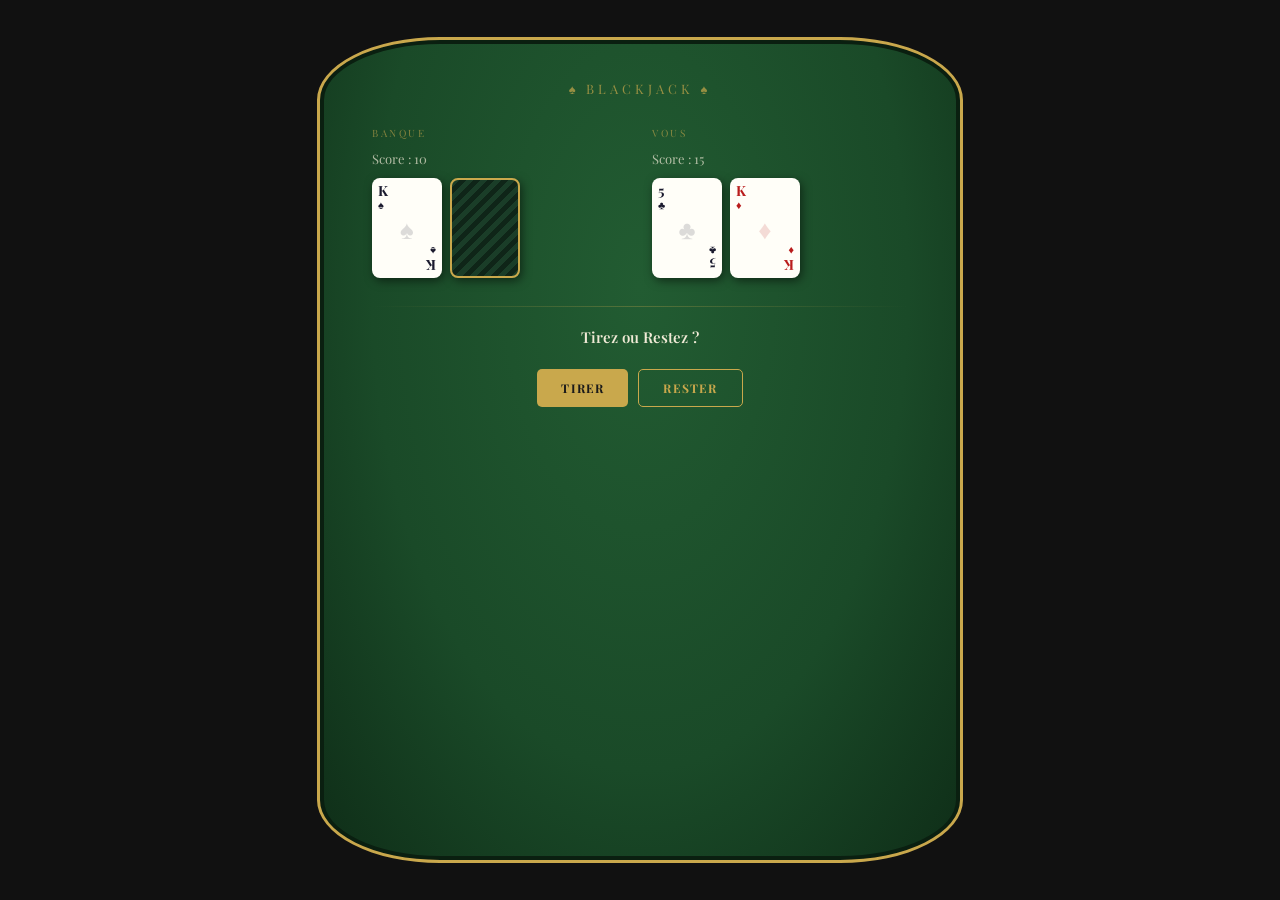
<file: page/bl.html>
<!DOCTYPE html>
<html lang="fr">
<head>
  <meta charset="UTF-8" />
  <meta name="viewport" content="width=device-width, initial-scale=1.0" />
  <title>Blackjack</title>
  <link href="https://fonts.googleapis.com/css2?family=Playfair+Display:wght@700&display=swap" rel="stylesheet" />
</head>
<body>

  <div class="table">
    <div class="table-title">♠ Blackjack ♠</div>

    <div class="zones">
      <div class="zone">
        <div class="zone-label">Banque</div>
        <div class="score" id="dealer-score">—</div>
        <div class="cards-row" id="dealer-cards"></div>
      </div>
      <div class="zone">
        <div class="zone-label">Vous</div>
        <div class="score" id="player-score">—</div>
        <div class="cards-row" id="player-cards"></div>
      </div>
    </div>

    <div class="divider"></div>
    <p id="message">Bonne chance !</p>

    <div class="actions">
      <button id="btn-hit">Tirer</button>
      <button id="btn-stand">Rester</button>
      <button id="btn-new-game">Nouvelle partie</button>
    </div>
  </div>

  <script src="../src/js/blackjack.js"></script>
    <link rel="stylesheet" href="../src/css/bj.css" />

</body>
</html>
</file>
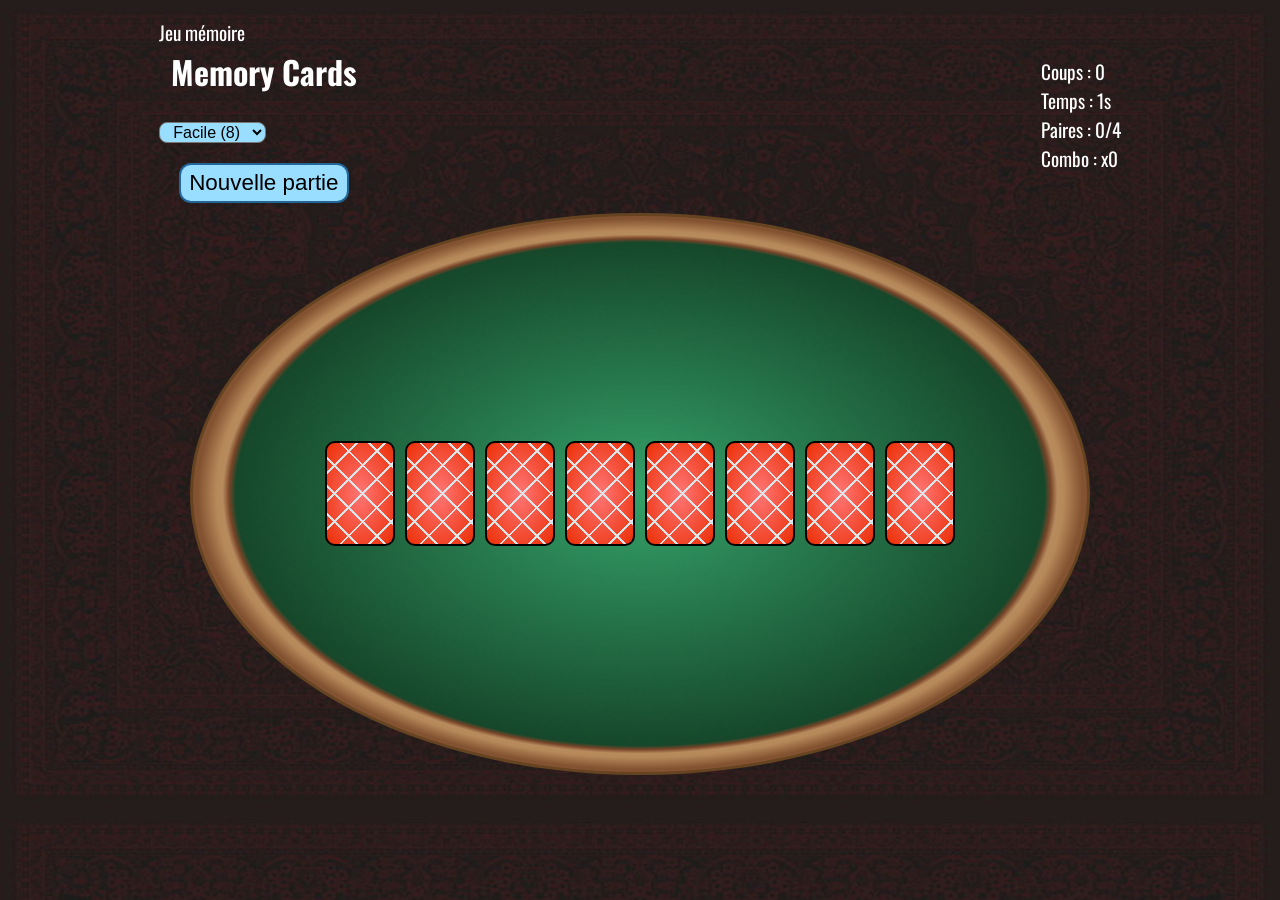
<file: page/memo.html>
<!DOCTYPE html>
<html lang="fr">

<head>
    <meta charset="UTF-8">
    <meta name="viewport" content="width=device-width, initial-scale=1.0">
    <title>Memory Cards</title>
    <link rel="preload" href="../src/img/carpet.jpg" as="image" fetchpriority="high">
    <link rel="stylesheet" href="../src/css/memo.css">
</head>

<body class="memo-page">
    <header class="memo-header">
        <div class="left">

            <div class="title">
                <p class="eyebrow">Jeu mémoire</p>
                <h1>Memory Cards</h1>
            </div>

            <div class="controls">
                <div class="select">
                    <select id="difficulty" aria-label="Choisir la difficulté">
                        <option value="easy">Facile (8)</option>
                        <option value="medium">Moyen (16)</option>
                        <option value="hard">Difficile (24)</option>
                    </select>
                </div>

                <div class="button">
                    <button id="restartBtn" type="button">
                        Nouvelle partie
                    </button>
                </div>
            </div>
        </div>
        <div class="right">
            <div class="score">
                <p>Coups : <span id="score">0</span></p>
            </div>

            <div class="timer">
                <p>Temps : <span id="timer">0</span>s</p>
            </div>

            <div class="pairs">
                <p>Paires : <span id="pairs">0</span>/<span id="totalPairs">8</span></p>
            </div>

            <div class="combo">
                <p>Combo : <span id="combo">x0</span></p>
            </div>
        </div>
    </header>

    <main class="memo-main">
        <div id="game" class="game"></div>
    </main>

    <script src="../src/js/cards.js"></script>
    <script src="../src/js/game.js"></script>
    <script>
        const restartBtn = document.getElementById("restartBtn");
        const difficultySelect = document.getElementById("difficulty");

        let game = new Game();

        restartBtn.addEventListener("click", () => {
            game.stopTimer();
            game.stopAllSounds();
            game = new Game(difficultySelect.value);
        });
    </script>
</body>

</html>
</file>
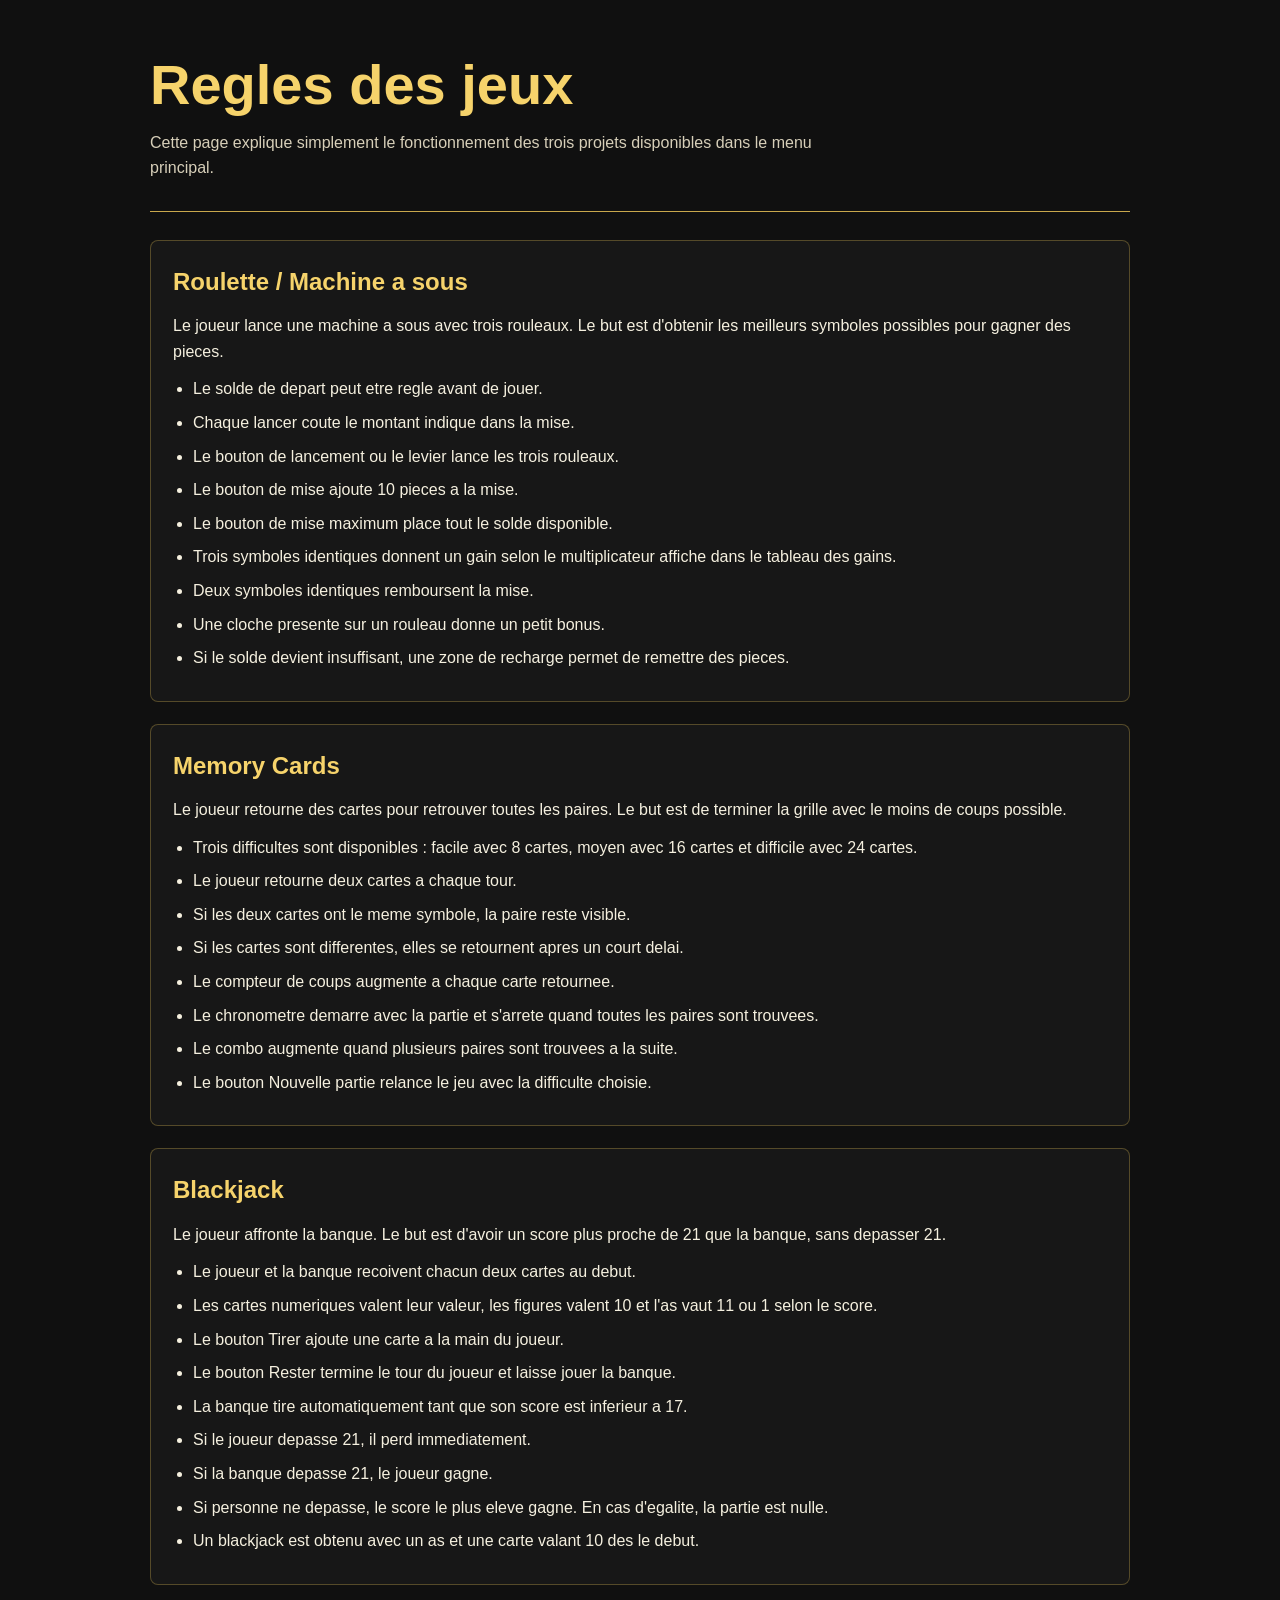
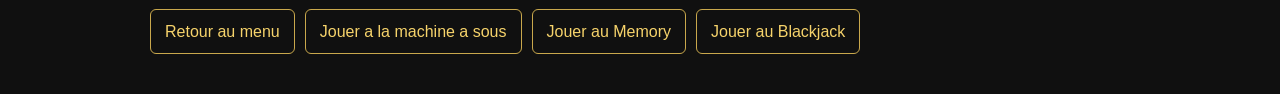
<file: page/rs.html>
<!DOCTYPE html>
<html lang="fr">

<head>
    <meta charset="UTF-8">
    <meta name="viewport" content="width=device-width, initial-scale=1.0">
    <title>Regles des jeux</title>
    <style>
        * {
            box-sizing: border-box;
        }

        body {
            margin: 0;
            min-height: 100vh;
            font-family: Arial, sans-serif;
            line-height: 1.6;
            color: #f5f0df;
            background: #101010;
        }

        main {
            width: min(980px, calc(100% - 32px));
            margin: 0 auto;
            padding: 40px 0;
        }

        header {
            margin-bottom: 28px;
            border-bottom: 1px solid #c9a84c;
            padding-bottom: 18px;
        }

        h1,
        h2 {
            margin: 0;
            color: #f6d36b;
        }

        h1 {
            font-size: clamp(2rem, 6vw, 3.5rem);
        }

        h2 {
            margin-bottom: 12px;
            font-size: 1.5rem;
        }

        p {
            margin: 0 0 12px;
        }

        section {
            margin: 22px 0;
            border: 1px solid rgba(201, 168, 76, 0.35);
            border-radius: 8px;
            padding: 22px;
            background: #171717;
        }

        ul {
            margin: 0;
            padding-left: 20px;
        }

        li {
            margin-bottom: 8px;
        }

        .intro {
            max-width: 720px;
            color: #d7cfb9;
        }

        .links {
            display: flex;
            flex-wrap: wrap;
            gap: 10px;
            margin-top: 24px;
        }

        a {
            display: inline-block;
            border: 1px solid #c9a84c;
            border-radius: 6px;
            padding: 9px 14px;
            color: #f6d36b;
            text-decoration: none;
        }

        a:hover,
        a:focus {
            color: #101010;
            background: #f6d36b;
        }
    </style>
</head>

<body>
    <main>
        <header>
            <h1>Regles des jeux</h1>
            <p class="intro">Cette page explique simplement le fonctionnement des trois projets disponibles dans le menu principal.</p>
        </header>

        <section>
            <h2>Roulette / Machine a sous</h2>
            <p>Le joueur lance une machine a sous avec trois rouleaux. Le but est d'obtenir les meilleurs symboles possibles pour gagner des pieces.</p>
            <ul>
                <li>Le solde de depart peut etre regle avant de jouer.</li>
                <li>Chaque lancer coute le montant indique dans la mise.</li>
                <li>Le bouton de lancement ou le levier lance les trois rouleaux.</li>
                <li>Le bouton de mise ajoute 10 pieces a la mise.</li>
                <li>Le bouton de mise maximum place tout le solde disponible.</li>
                <li>Trois symboles identiques donnent un gain selon le multiplicateur affiche dans le tableau des gains.</li>
                <li>Deux symboles identiques remboursent la mise.</li>
                <li>Une cloche presente sur un rouleau donne un petit bonus.</li>
                <li>Si le solde devient insuffisant, une zone de recharge permet de remettre des pieces.</li>
            </ul>
        </section>

        <section>
            <h2>Memory Cards</h2>
            <p>Le joueur retourne des cartes pour retrouver toutes les paires. Le but est de terminer la grille avec le moins de coups possible.</p>
            <ul>
                <li>Trois difficultes sont disponibles : facile avec 8 cartes, moyen avec 16 cartes et difficile avec 24 cartes.</li>
                <li>Le joueur retourne deux cartes a chaque tour.</li>
                <li>Si les deux cartes ont le meme symbole, la paire reste visible.</li>
                <li>Si les cartes sont differentes, elles se retournent apres un court delai.</li>
                <li>Le compteur de coups augmente a chaque carte retournee.</li>
                <li>Le chronometre demarre avec la partie et s'arrete quand toutes les paires sont trouvees.</li>
                <li>Le combo augmente quand plusieurs paires sont trouvees a la suite.</li>
                <li>Le bouton Nouvelle partie relance le jeu avec la difficulte choisie.</li>
            </ul>
        </section>

        <section>
            <h2>Blackjack</h2>
            <p>Le joueur affronte la banque. Le but est d'avoir un score plus proche de 21 que la banque, sans depasser 21.</p>
            <ul>
                <li>Le joueur et la banque recoivent chacun deux cartes au debut.</li>
                <li>Les cartes numeriques valent leur valeur, les figures valent 10 et l'as vaut 11 ou 1 selon le score.</li>
                <li>Le bouton Tirer ajoute une carte a la main du joueur.</li>
                <li>Le bouton Rester termine le tour du joueur et laisse jouer la banque.</li>
                <li>La banque tire automatiquement tant que son score est inferieur a 17.</li>
                <li>Si le joueur depasse 21, il perd immediatement.</li>
                <li>Si la banque depasse 21, le joueur gagne.</li>
                <li>Si personne ne depasse, le score le plus eleve gagne. En cas d'egalite, la partie est nulle.</li>
                <li>Un blackjack est obtenu avec un as et une carte valant 10 des le debut.</li>
            </ul>
        </section>

        <div class="links">
            <a href="../index.html">Retour au menu</a>
            <a href="./roulette.html">Jouer a la machine a sous</a>
            <a href="./memo.html">Jouer au Memory</a>
            <a href="./bl.html">Jouer au Blackjack</a>
        </div>
    </main>
</body>

</html>
</file>
<file: src/css/bj.css>
* { box-sizing: border-box; margin: 0; padding: 0; }

:root { --felt: #1a4a28; --felt-dark: #0f2e18; --felt-light: #225c32; --gold: #c9a84c; }

body {
  font-family: 'Playfair Display', Georgia, serif;
  background: #111;
  min-height: 100vh;
  display: flex;
  justify-content: center;
  padding: 40px 16px;
}

.table {
  background: radial-gradient(ellipse at 50% 30%, var(--felt-light), var(--felt) 60%, var(--felt-dark));
  border: 4px solid #0a1f10;
  outline: 3px solid var(--gold);
  border-radius: 120px / 60px;
  width: 100%;
  max-width: 640px;
  padding: 36px 48px 32px;
}

.table-title {
  text-align: center;
  font-size: 13px;
  letter-spacing: 0.3em;
  text-transform: uppercase;
  color: var(--gold);
  opacity: 0.7;
  margin-bottom: 28px;
}

.zones { display: flex; gap: 24px; margin-bottom: 24px; }
.zone  { flex: 1; }

.zone-label {
  font-size: 10px;
  letter-spacing: 0.25em;
  text-transform: uppercase;
  color: rgba(201,168,76,0.6);
  margin-bottom: 10px;
}

.score { font-size: 13px; color: rgba(240,234,214,0.7); margin-bottom: 10px; min-height: 18px; }

.cards-row { display: flex; gap: 8px; min-height: 104px; flex-wrap: wrap; }

@keyframes deal {
  from { opacity: 0; transform: translateY(-40px) rotate(-8deg) scale(0.8); }
  to   { opacity: 1; transform: translateY(0) rotate(0deg) scale(1); }
}

.card {
  width: 70px; height: 100px;
  border-radius: 8px;
  background: #fffef8;
  box-shadow: 2px 3px 10px rgba(0,0,0,0.5);
  position: relative; flex-shrink: 0;
  animation: deal 0.3s cubic-bezier(0.22,1,0.36,1) both;
  display: flex; flex-direction: column; justify-content: space-between;
  padding: 6px; user-select: none;
}

.card.hidden {
  background: repeating-linear-gradient(135deg, #1a3d28 0 5px, #0f2518 5px 10px);
  border: 2px solid var(--gold);
}

.card-corner { font-size: 14px; font-weight: 700; line-height: 1; display: flex; flex-direction: column; gap: 1px; }
.card-corner span { font-size: 11px; font-weight: 400; }
.card-corner-bot { align-self: flex-end; transform: rotate(180deg); }
.card-center { position: absolute; top: 50%; left: 50%; transform: translate(-50%,-50%); font-size: 26px; opacity: 0.15; }

.card.red   { color: #b91c1c; }
.card.black { color: #1a1a2e; }

.divider { height: 1px; background: linear-gradient(to right, transparent, rgba(201,168,76,0.3), transparent); margin: 4px 0 20px; }

#message { text-align: center; font-size: 15px; font-weight: 600; color: #f0ead6; min-height: 22px; margin-bottom: 20px; }
#message.win  { color: #facc15; }
#message.lose { color: #f87171; }
#message.push { color: #93c5fd; }

.actions { display: flex; justify-content: center; gap: 10px; }

button {
  font-family: inherit; font-size: 12px; font-weight: 700;
  letter-spacing: 0.1em; text-transform: uppercase;
  padding: 10px 24px; border: none; border-radius: 5px;
  cursor: pointer; transition: transform 0.12s;
}
button:hover:not(:disabled) { transform: translateY(-2px); }
button:disabled { opacity: 0.3; cursor: not-allowed; }

#btn-hit   { background: var(--gold); color: #1a1a1a; }
#btn-stand { background: transparent; color: var(--gold); border: 1.5px solid var(--gold); }
#btn-new-game { background: transparent; color: rgba(240,234,214,0.5); border: 1px solid rgba(240,234,214,0.2); display: none; }

#btn-hit:hover:not(:disabled)      { background: #dbbe6a; }
#btn-stand:hover:not(:disabled)    { background: rgba(201,168,76,0.1); }
#btn-new-game:hover                { color: #f0ead6; border-color: rgba(240,234,214,0.5); }

@media (max-width: 480px) {
  .table { padding: 28px 20px 24px; border-radius: 60px / 40px; }
  .zones { flex-direction: column; }
  .card  { width: 58px; height: 84px; }
}
</file>
<file: src/css/memo.css>
@import url('https://fonts.googleapis.com/css2?family=Oswald:wght@200..700&display=swap');

:root {
    --textcolor: white;
    --accentcolor: #269;
    --lightaccentcolor: #9df;
    --reversecolor: black;
}

*,
*:before,
*:after {
    box-sizing: border-box;
}

html {
    font-size: 16px;
    font-family: Trebuchet, sans-serif;
}

body {
    background: var(--accentcolor);
    color: var(--reversecolor);
    margin: 0;
    padding: 0;
    line-height: 1.5;
}

body.memo-page {
    position: relative;
    margin: 0 auto;
    padding: 1.2rem;
    width: 100%;
    height: auto;
    min-height: 90vh;
    min-width: 320px;
    max-width: 1000px;
    background: var(--reversecolor);
    color: var(--textcolor);
    text-align: left;
    background-image: url("../img/carpet.jpg");
    background-size: 100% 100%;
}

.memo-main {
    width: 100%;
    aspect-ratio: 16 / 10;
    max-width: 900px;
    min-height: 350px;
    margin: 0 auto;
    background: radial-gradient(rgba(53, 168, 109, 0.95) 0%, rgba(20, 76, 44, 0.9) 64%, #784428 65%, #B78B5D 66%, #B7895A 67%, #835231 70%, #92623D 96%, #784428 99%, #B78B5D 100%);
    border: 3px solid #642;
    border-radius: 50%;
    padding: 8%;
}

.memo-header {
    display: flex;
    justify-content: space-between;
    align-items: center;
    font-family: "Oswald", sans-serif;
    font-optical-sizing: auto;
    font-weight: normal;
    font-style: normal;
}

.card {
    width: clamp(45px, 7vw, 70px);
    aspect-ratio: 2 / 3;
    height: auto;

    transition: 500ms;
    -webkit-transition: 500ms;
    -moz-transition: 500ms;
    -ms-transition: 500ms;
    -o-transition: 500ms;
}

.memo-main .game {
    display: flex;
    flex-wrap: wrap;
    justify-content: center;
    align-items: center;
    gap: clamp(4px, 1vw, 10px);

    width: 100%;
    height: 100%;
}

.card-back {
    background: repeating-linear-gradient(45deg, #dfe6e9 0px, #dfe6e9 2px, transparent 2px, transparent 20px), repeating-linear-gradient(135deg, #dfe6e9 0px, #dfe6e9 2px, transparent 2px, transparent 20px), radial-gradient(#ff7675, #eb2f06);
    border: solid #000 2px;
    border-radius: 10px;
    -webkit-border-radius: 10px;
    -moz-border-radius: 10px;
    -ms-border-radius: 10px;
    -o-border-radius: 10px;
}

.card-front {
    background: #FFF;
    border: solid #000 2px;
    border-radius: 10px;
    -webkit-border-radius: 10px;
    -moz-border-radius: 10px;
    -ms-border-radius: 10px;
    -o-border-radius: 10px;
}

.card-content {
    font-size: 1.5rem;
    margin-right: 4px;
    transform: rotateY(180deg);
    -webkit-transform: rotateY(180deg);
    -moz-transform: rotateY(180deg);
    -ms-transform: rotateY(180deg);
    -o-transform: rotateY(180deg);
}

.text-red {
    color: #eb2f06;
}

.text-black {
    color: #000;
}

.half-flip {
    transform: rotateY(90deg);
    -webkit-transform: rotateY(90deg);
    -moz-transform: rotateY(90deg);
    -ms-transform: rotateY(90deg);
    -o-transform: rotateY(90deg);
}

.final-flip {
    transform: rotateY(180deg);
    -webkit-transform: rotateY(180deg);
    -moz-transform: rotateY(180deg);
    -ms-transform: rotateY(180deg);
    -o-transform: rotateY(180deg);
}

.combo.active {
    color: gold;
    font-weight: bold;
    text-shadow: 0 0 10px orange;
}

h1,
h2,
h3,
h4 {
    color: var(--textcolor);
    text-align: center;
}

h1 {
    font-size: 2rem;
    margin: 0 0 1rem 0;
}

h2 {
    font-size: 1.5rem;
    margin: 0 0 0 0;
}

p {
    font-size: 1.2rem;
    margin: 0;
}

button {
    -webkit-appearance: none;
    font-size: 1.4rem;
    font-weight: normal;
    background: var(--lightaccentcolor);
    border-radius: 12px;
    border: 2px solid var(--accentcolor);
    color: var(--reversecolor);
    padding: 0.3rem 0.5rem 0.3rem 0.5rem;
    cursor: pointer;
    margin: 10px 20px 10px 20px;
    -webkit-border-radius: 12px;
    -moz-border-radius: 12px;
    -ms-border-radius: 12px;
    -o-border-radius: 12px;
}

button:hover {
    color: var(--textcolor);
    background: var(--accentcolor);
}

select {
    background: var(--lightaccentcolor);
    width: auto;
    font-size: inherit;
    font-weight: normal;
    text-align: center;
    height: auto;
    border-radius: 8px;
    margin: 10px 0;
    -webkit-border-radius: 8px;
    -moz-border-radius: 8px;
    -ms-border-radius: 8px;
    -o-border-radius: 8px;
}

@media (max-width: 768px) {

    .memo-header {
        flex-direction: column;
        gap: 20px;
        text-align: center;
    }

    .controls {
        display: flex;
        flex-direction: column;
        width: 100%;
        align-items: center;
    }

    .right {
        display: flex;
        flex-direction: column;
        align-items: center;
    }

    button {
        width: 100%;
        max-width: 320px;
        margin: 10px 0;
    }

    select {
        width: 100%;
        max-width: 320px;
    }

    h1 {
        font-size: 1.6rem;
    }

    p {
        font-size: 1rem;
    }

    button {
        font-size: 1rem;
    }
}

@media (max-width:480px) {

    .memo-main {
        aspect-ratio: 1 / 1;
        border-radius: 20px;
        padding: 16px;
    }

    .card {
        width: clamp(38px, 12vw, 55px);
    }
}
</file>
